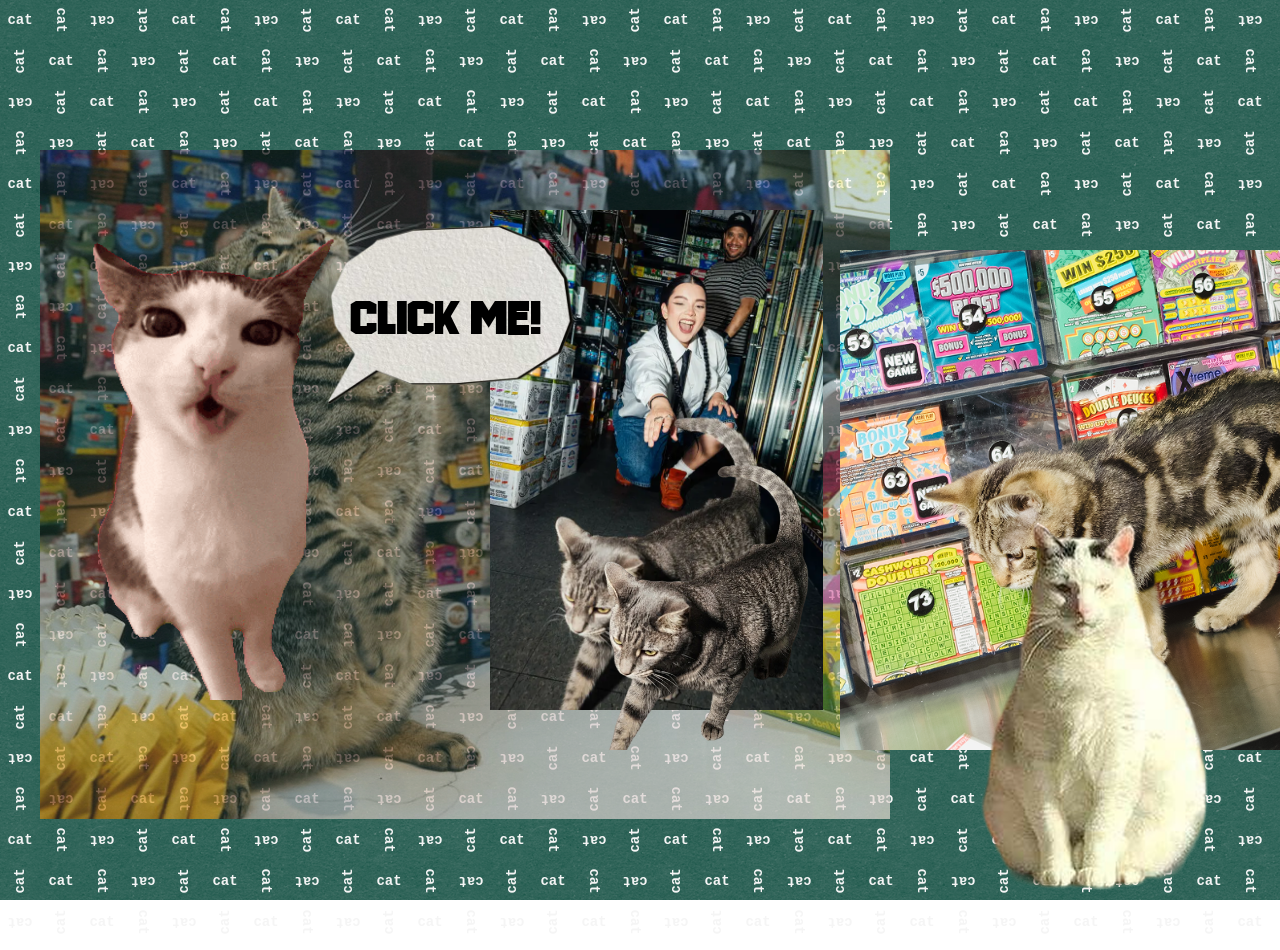
<file: index.html>
<!doctype html>
<html lang="en">
  <head>
    <meta charset="UTF-8" />
    <meta name="viewport" content="width=device-width, initial-scale=1.0" />
    <title>Assignment1</title>
    <link rel="stylesheet" href="styles.css" />
  </head>
  <body>
    <div class="cat-grid" id="grid"></div>

    <section>
      <img src="assets/kitty2.png" alt="firstcatimg" />
      <img src="assets/kitty3.png" alt="secondcatimg" />
      <img src="assets/kitty1.png" alt="thirdcatimg" />
      <img src="assets/kitty4.png" alt="fourthcatimg" />

      <div class="delayed-loader">
        <img src="assets/kitty.png" alt="fatkitty" />
      </div>
    </section>
    <img src="assets/kittybutton.gif" alt="kittybutton" />

    <a href="page2.html">
      <img src="assets/speech.png" alt="speechbubble" />
    </a>
    <p>Click me!</p>

    <script src="script.js"></script>
  </body>
</html>
</file>
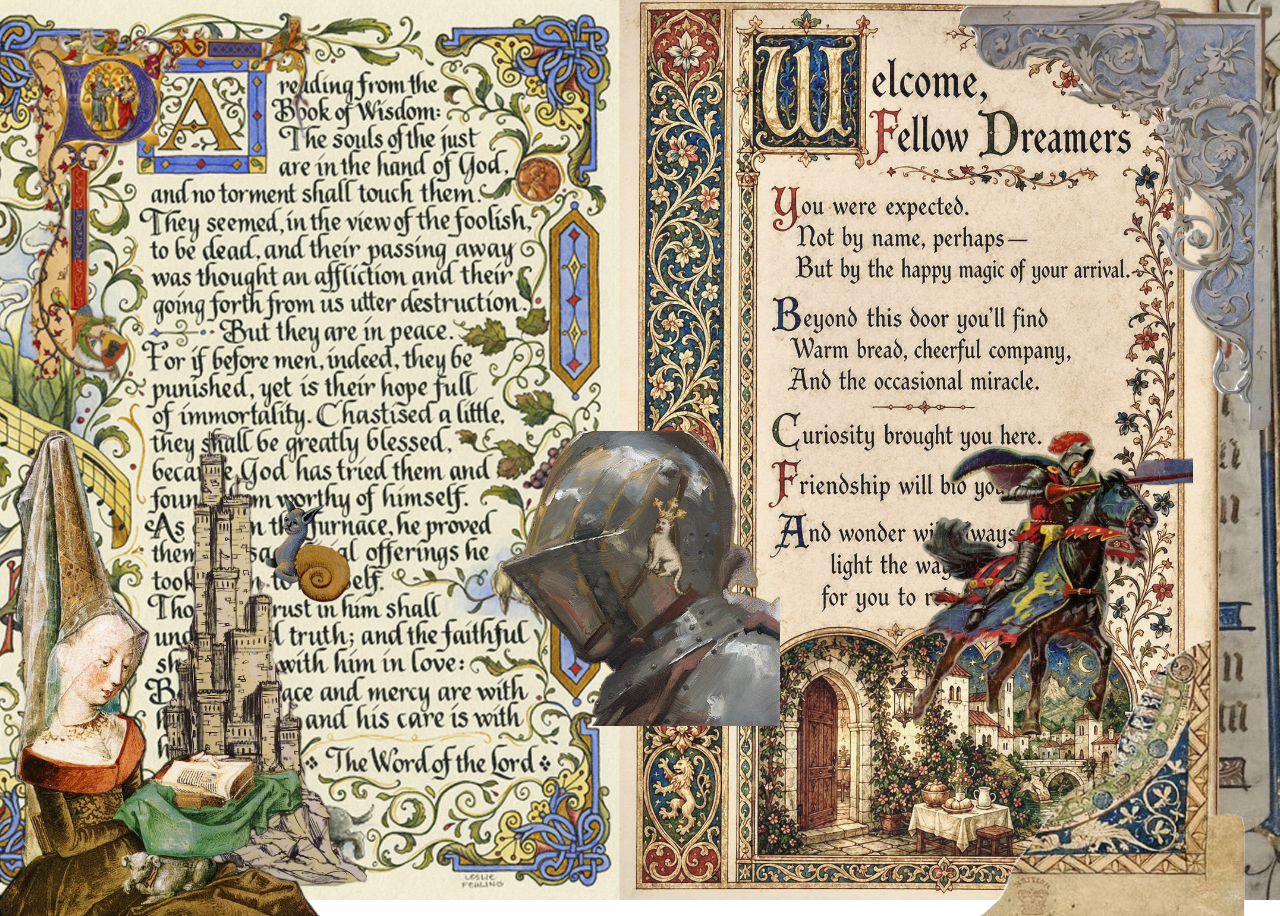
<file: page2.html>
<!doctype html>
<html lang="en">
  <head>
    <meta charset="UTF-8" />
    <meta name="viewport" content="width=device-width, initial-scale=1.0" />
    <title>Page 2</title>
    <link rel="stylesheet" href="style.css" />
  </head>
  <body class="has-cats">
    <div class="corners">
      <img src="assets/topleft.png" alt="" class="top-left" />
      <img src="assets/topright.png" alt="" class="top-right" />
      <img src="assets/bottomleft.png" alt="" class="bottom-left" />
      <img src="assets/bottomright.png" alt="" class="bottom-right" />
    </div>

    <div class="static-images">
      <img src="assets/castle.png" alt="Castle" class="1static" />
      <img src="assets/knight.png" alt="Knight" class="2static" />
      <img src="assets/horse.png" alt="Horse" class="3static" />
    </div>

    <div class="cat-prompt" id="catPrompt">Click a black cat to see more</div>

    <script src="script.js"></script>
  </body>
</html>
</file>
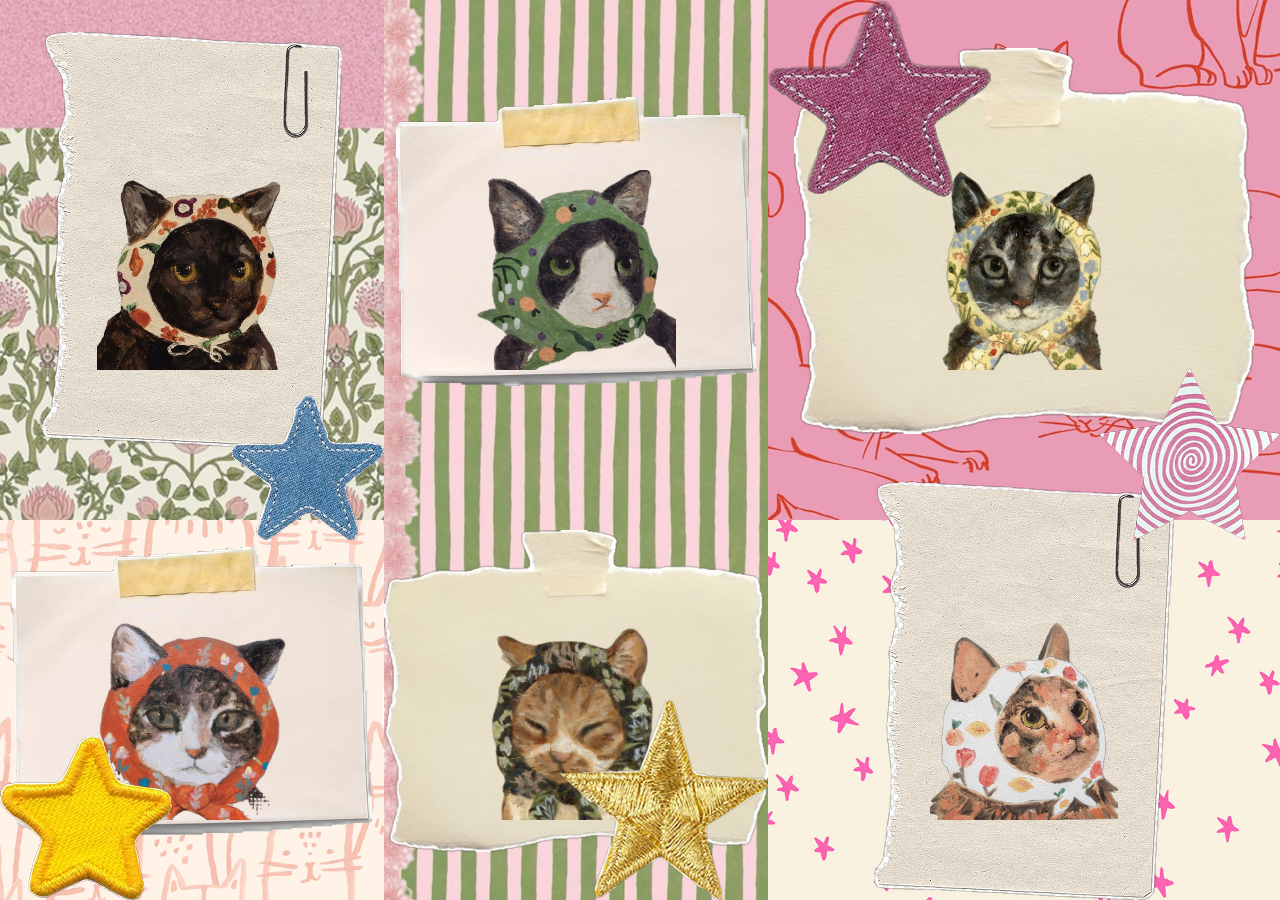
<file: page3.html>
<!doctype html>
<html lang="en">
  <head>
    <meta charset="UTF-8" />
    <meta name="viewport" content="width=device-width, initial-scale=1.0" />
    <title>Page 3</title>
    <link rel="stylesheet" href="style2.css" />
  </head>
  <body>
    <div class="catbackground">
      <img src="assets/c1.png" alt="catpattern" class="topleft" />
      <img src="assets/c2.png" alt="catpattern" class="bottomleft" />
      <img src="assets/c3.png" alt="catpattern" class="middle" />
      <img src="assets/c4.png" alt="catpattern" class="topright" />
      <img src="assets/c5.png" alt="catpattern" class="bottomright" />
    </div>
    <div class="notecards">
      <img src="assets/note1.png" alt="Note 1" class="topleft" />
      <img src="assets/note2.png" alt="Note 2" class="bottomleft" />
      <img src="assets/note3.png" alt="Note 3" class="bottommiddle" />
      <img src="assets/note2.png" alt="Note 4" class="topmiddle" />
      <img src="assets/note3.png" alt="Note 5" class="topright" />
      <img src="assets/note1.png" alt="Note 6" class="bottomright" />
    </div>
    <div class="cats">
      <img src="assets/meow1.png" alt="cat1" class="cat1" />
      <img src="assets/meow2.png" alt="cat2" class="cat2" />
      <img src="assets/meow3.png" alt="cat3" class="cat3" />
      <img src="assets/meow4.png" alt="cat4" class="cat4" />
      <img src="assets/meow5.png" alt="cat5" class="cat5" />
      <img src="assets/meow6.png" alt="cat6" class="cat6" />
    </div>
    <div class="stars">
      <img src="assets/star1.png" alt="star1" class="star-yellow" />
      <img src="assets/star2.png" alt="star2" class="star-blue" />
      <img src="assets/star3.png" alt="star3" class="star-gold" />
      <img src="assets/star4.png" alt="star4" class="star-magenta" />
      <img src="assets/star5.png" alt="star5" class="star-swirl" />
    </div>

    <script src="script.js"></script>
  </body>
</html>
</file>
<file: styles.css>
* {
  margin: 0;
  box-sizing: border-box;
}

body {
  background-image: url("assets/background.png");
  background-size: cover;
  background-position: center;
  background-attachment: fixed;
  background-repeat: no-repeat;
  min-height: 100vh;
}

@font-face {
  font-family: newyork;
  src: url("assets/NewYork.ttf");
  font-weight: normal;
  font-style: normal;
}

.cat-grid {
  position: fixed;
  inset: 0;
  z-index: -1;
  display: grid;
  grid-template-columns: repeat(auto-fill, 40px);
  gap: 1px;
}

.cat-cell {
  display: flex;
  align-items: center;
  justify-content: center;
  width: 40px;
  height: 40px;
  font-family: monospace;
  font-weight: 700;
  font-size: 14px;
  color: #f5f5f5;
  user-select: none;
}

img {
  max-width: 850px;
  margin-top: 150px;
  margin-left: 40px;
  height: auto;
}
section {
  position: relative;
}

section img:nth-of-type(2) {
  position: absolute;
  top: 60px;
  left: 450px;
  height: 500px;
  width: auto;
}

section img:nth-of-type(3) {
  position: absolute;
  top: 300px;
  left: 500px;
  height: 300px;
  width: auto;
}

section img:nth-of-type(5) {
  position: absolute;
  top: 5px;
  left: 800px;
  height: 300px;
  width: auto;
}

.floating-copy {
  position: fixed;
  top: 350px;
  left: 550px;
  height: 300px;
  width: auto;
  animation: pop 0.3s ease;
}
section img:nth-of-type(4) {
  position: absolute;
  top: 100px;
  left: 800px;
  height: 500px;
  width: auto;
}

@keyframes pop {
  from {
    transform: scale(0);
    opacity: 0;
  }
  to {
    transform: scale(1);
    opacity: 1;
  }
}

.delayed-loader {
  opacity: 0;
  animation-name: fadeIn;
  animation-duration: 2s;
  animation-delay: 8s;
  animation-fill-mode: forwards;
}

@keyframes fadeIn {
  to {
    opacity: 1;
  }
}

img[alt="fatkitty"] {
  position: absolute;
  height: 550px;
  width: auto;
  top: 250px;
  right: 20px;
}

img[alt="kittybutton"] {
  position: absolute;
  height: 550px;
  width: auto;
  top: 0px;
  left: 20px;
}

img[alt="speechbubble"] {
  cursor: pointer;
  position: absolute;
  height: 350px;
  width: auto;
  top: 0px;
  left: 230px;
}

p {
  position: absolute;
  top: 300px;
  left: 350px;
  font-family: newyork;
  font-size: 50px;
  color: #000000;
}
</file>
<file: style.css>
body {
  background-image: url("assets/background2.png");
  background-size: cover;
  background-position: center;
  background-attachment: fixed;
  background-repeat: no-repeat;
  min-height: 100vh;
}

.corners {
  position: fixed;
  inset: 0;
  display: grid;
  grid-template-columns: 1fr 1fr;
  grid-template-rows: 1fr 1fr;
  z-index: 1;
}

.corners img {
  max-width: 50%;
  height: auto;
}

.top-left {
  justify-self: start;
  align-self: start;
}
.top-right {
  justify-self: end;
  align-self: start;
}
.bottom-left {
  justify-self: start;
  align-self: end;
}
.bottom-right {
  justify-self: end;
  align-self: end;
}

.static-images {
  position: fixed;
  z-index: -1;
  left: 20px;
  right: 20px;
  bottom: 10px;
  display: grid;
  grid-template-columns: 1fr 1fr 1fr;
  justify-items: center;
}

.static-images img {
  width: 280px;
  height: auto;
  object-fit: contain;
}

.roaming-cat {
  position: fixed;
  z-index: 2;
  pointer-events: none;
  transform: rotate(var(--rot)) scale(0);
  animation: pop-in 0.4s cubic-bezier(0.34, 1.56, 0.64, 1) forwards;
}

@keyframes pop-in {
  to {
    transform: rotate(var(--rot)) scale(1.5);
  }
}

.clickable-cat {
  pointer-events: auto;
  cursor: pointer;
}

@font-face {
  font-family: oldfont;
  src: url("assets/Canterbury.ttf");
  font-weight: normal;
  font-style: normal;
}

.cat-prompt {
  font-family: oldfont;
  position: fixed;
  top: 50%;
  left: 50%;
  transform: translateX(-50%);
  z-index: 5;
  opacity: 0;
  transition: opacity 0.6s ease;
  font-size: 100px;
  color: #621919;
  text-align: center;
}

.cat-prompt.visible {
  opacity: 1;
}
</file>
<file: style2.css>
body {
  margin: 0;
}
.catbackground {
  display: grid;
  grid-template-columns: 30fr 30fr 40fr;
  grid-template-rows: 3fr 2fr;
  grid-template-areas:
    "topleft middle topright"
    "bottomleft middle bottomright";
  gap: 0;
  height: 100vh;
}

.topleft {
  grid-area: topleft;
}
.bottomleft {
  grid-area: bottomleft;
}
.middle {
  grid-area: middle;
}
.topright {
  grid-area: topright;
}
.bottomright {
  grid-area: bottomright;
}

.catbackground img {
  width: 100%;
  height: 100%;
  object-fit: cover;
  display: block;
}

.notecards {
  position: absolute;
  top: 0;
  left: 0;
  width: 100%;
  height: 100vh;
  display: grid;
  grid-template-columns: 30fr 30fr 40fr;
  grid-template-rows: 3fr 2fr;
  grid-template-areas:
    "topleft    topmiddle    topright"
    "bottomleft bottommiddle bottomright";
  z-index: 1;
}

.topleft {
  grid-area: topleft;
}
.topmiddle {
  grid-area: topmiddle;
}
.topright {
  grid-area: topright;
}
.bottomleft {
  grid-area: bottomleft;
}
.bottommiddle {
  grid-area: bottommiddle;
}
.bottomright {
  grid-area: bottomright;
}

.notecards img {
  max-width: 100%;
  max-height: 100%;
  width: auto;
  height: auto;
  object-fit: contain;
  justify-self: center;
  align-self: center;
  display: block;
}

.cats {
  position: absolute;
  top: 0;
  left: 0;
  width: 100%;
  height: 100vh;
  display: grid;
  grid-template-columns: 30fr 30fr 40fr;
  grid-template-rows: 3fr 2fr;
  grid-template-areas:
    "topleft    topmiddle    topright"
    "bottomleft bottommiddle bottomright";
  z-index: 1;
}

.cats img {
  max-width: auto;
  max-height: 200px;
  width: auto;
  height: auto;
  object-fit: contain;
  justify-self: center;
  align-self: center;
  display: block;
}

.stars {
  position: absolute;
  inset: 0;
  width: 100%;
  height: 100%;
  display: grid;
  grid-template-columns: 30fr 30fr 40fr;
  grid-template-rows: 3fr 2fr;
  grid-template-areas:
    "topleft    topmiddle    topright"
    "bottomleft bottommiddle bottomright";
  z-index: 2;
}

.stars img {
  max-height: 200px;
  width: auto;
  height: auto;
  object-fit: contain;
  display: block;
}

.star-yellow {
  grid-area: bottomleft;
  justify-self: start;
  align-self: end;
}
.star-blue {
  grid-area: topleft;
  justify-self: end;
  align-self: end;
}
.star-gold {
  grid-area: bottommiddle;
  justify-self: end;
  align-self: end;
}
.star-magenta {
  grid-area: topright;
  justify-self: start;
  align-self: start;
}
.star-swirl {
  grid-area: topright;
  justify-self: end;
  align-self: end;
}

@keyframes star-pop {
  0% {
    scale: 0;
    opacity: 0;
  }
  60% {
    scale: 1.2;
    opacity: 1;
  }
  100% {
    scale: 1;
    opacity: 1;
  }
}

.stars img.pop {
  animation: star-pop 0.5s cubic-bezier(0.34, 1.56, 0.64, 1) both;
}
</file>
